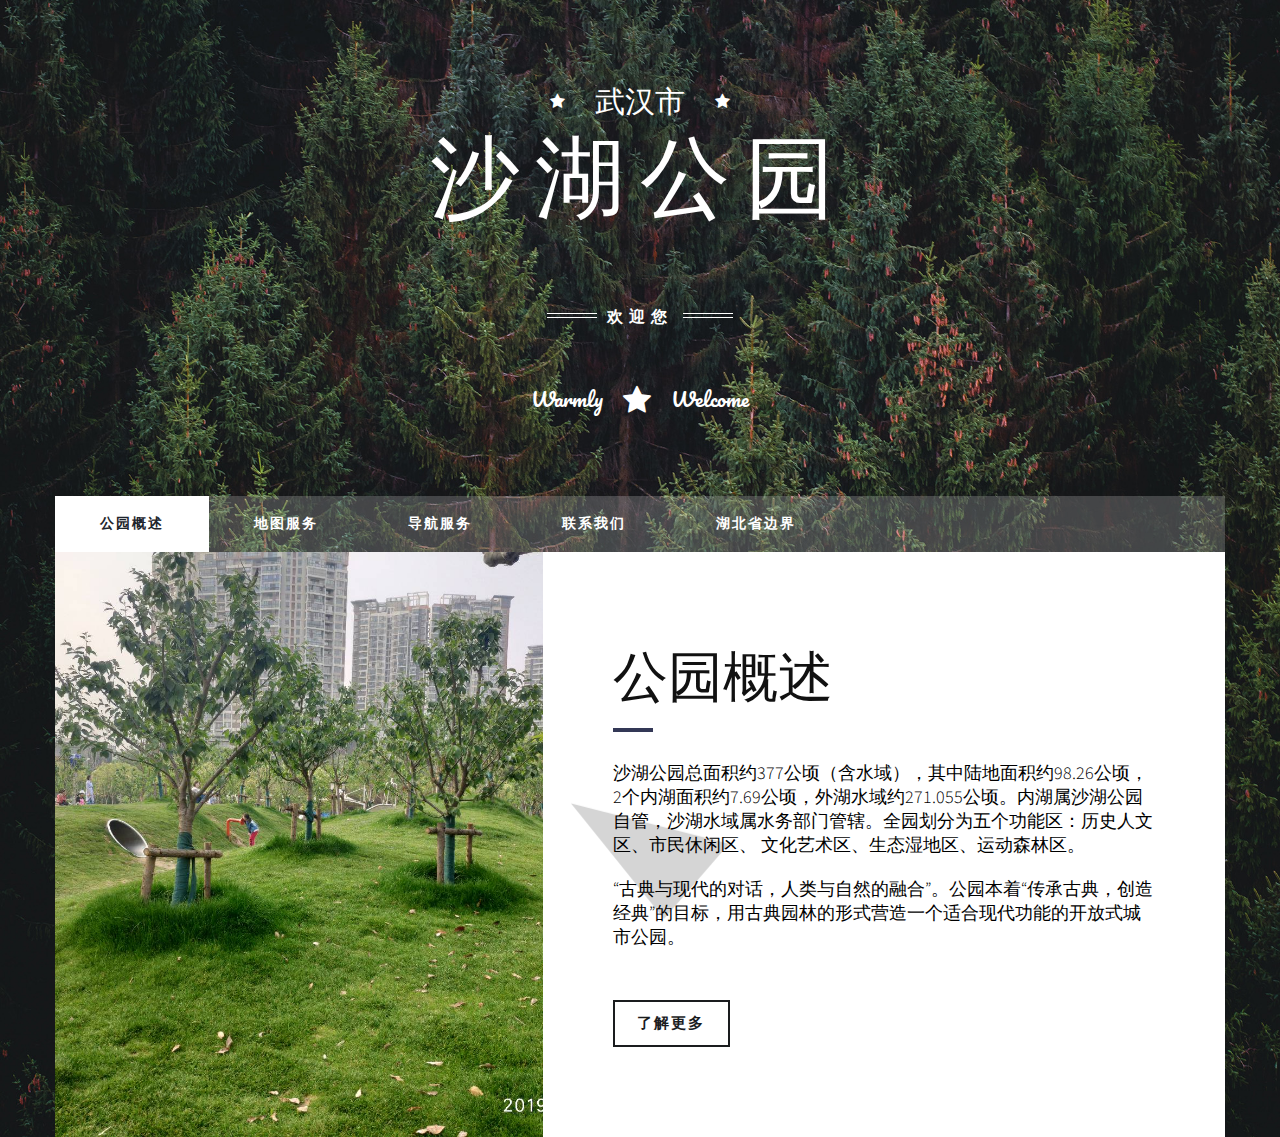
<file: index.html>
<!DOCTYPE html>
<html>
<head>
    <meta charset="utf-8" />
    <meta http-equiv="X-UA-Compatible" content="IE=edge" />
    <meta name="viewport" content="width=device-width, initial-scale=1" />
    <meta name="description" content="Free Bootstrap Themes by Html5xCss3 dot com - Free Responsive Html5 Templates">
    <meta name="author" content="#">
	
    <title>Vintage | Free Bootstrap Themes</title>
	
    <!-- Bootstrap Core CSS -->
    <link href="css/bootstrap.min.css" rel="stylesheet" type="text/css">
	
	<!-- Custom CSS -->
	<link href="css/style.css" rel="stylesheet">
	
	<!-- Custom Fonts -->
    <link href="font-awesome/css/font-awesome.min.css" rel="stylesheet" type="text/css">

	
	<!-- HTML5 Shim and Respond.js IE8 support of HTML5 elements and media queries -->
    <!-- WARNING: Respond.js doesn't work if you view the page via file:// -->
    <!--[if lt IE 9]>
        <script src="js/html5shiv.js"></script>
        <script src="js/respond.min.js"></script>
    <![endif]-->
</head>
<body class="index-page">
	<div class="wrap-body">
		<!-- Intro -->
		<div id="intro">
			<span class="line-1">武汉市</span>
			<span class="line-2">沙湖公园</span>
			<span class="line-3">欢迎您</span>
			<span class="line-4"><a href="#">Warmly</a><a href="#">Welcome</a></span>
		</div>

		<header id="page-header">
			<!--Navigation-->
			<nav id="menu" class="navbar">
				<div class="container">
					<div class="row">
					<div class="navbar-header"><span id="heading" class="visible-xs">Categories</span>
					  <button type="button" class="btn btn-navbar navbar-toggle" data-toggle="collapse" data-target=".navbar-ex1-collapse"><i class="fa fa-bars"></i></button>
					</div>
					<div class="collapse navbar-collapse navbar-ex1-collapse">
						<ul class="nav navbar-nav">
							<li class="active"><a href="index.html">公园概述</a></li>
							<li><a href="arcgismap.html" target="_blank">地图服务</a></li>
							<li><a href="navigation.html" target="_blank">导航服务</a></li>
							<li><a href="contact.html" target="_blank">联系我们</a></li>
							<li><a href="hubeiborder.html" target="_blank">湖北省边界</a></li>
						</ul>
					</div>
					</div>
				</div>
			</nav>
		</header>
       
		<div id="page-content" class="container">
			<div class="row">
				<!-- ////////////Content Box 01 -->
				<section class="box-content box-1 box-style-0">
					<div class="flex-box no-gutter">
						<div class="col-sm-5">
							<div class="box-image">
								<img src="images/1.jpg" alt="" />
							</div>
						</div>
						<div class="col-sm-7">
							<div class="box-text">
								<div class="box-text-inner pd-large-lg pd-small-xs">
									<div class="heading">
										<h2>公园概述</h2>
									</div>
									<p>沙湖公园总面积约377公顷（含水域），其中陆地面积约98.26公顷，2个内湖面积约7.69公顷，外湖水域约271.055公顷。内湖属沙湖公园自管，沙湖水域属水务部门管辖。全园划分为五个功能区：历史人文区、市民休闲区、 文化艺术区、生态湿地区、运动森林区。<p>
									<p>“古典与现代的对话，人类与自然的融合”。公园本着“传承古典，创造经典”的目标，用古典园林的形式营造一个适合现代功能的开放式城市公园。</p>
									<a href="http://www.shahupark.com/index.html" class="btn btn-skin m-top30">了解更多</a>
								</div>
							</div>
						</div>
					</div>
				</section>
</body>
</html>
</file>
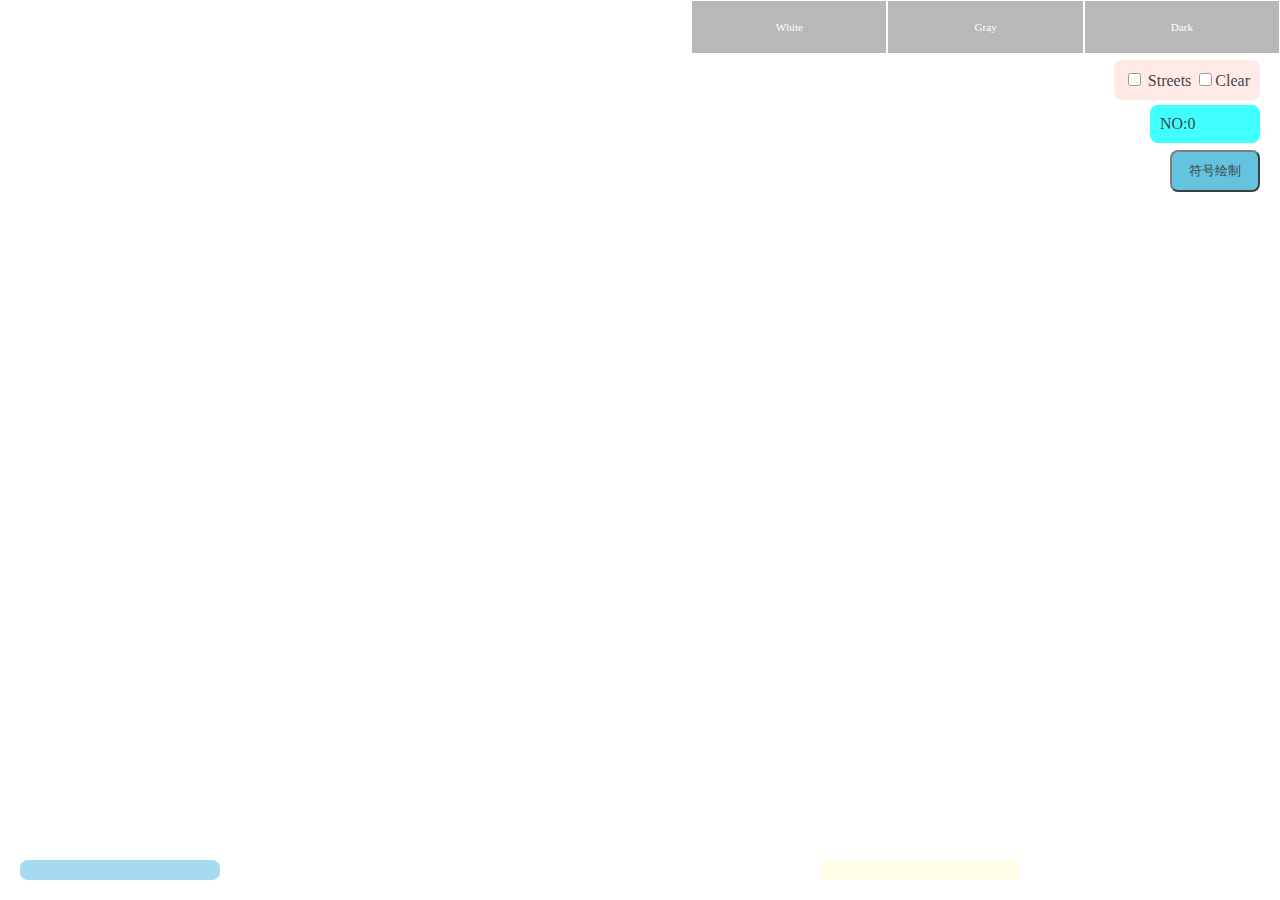
<file: arcgismap.html>
<!DOCTYPE html>
<html>
	<head>
		<meta charset="utf-8">
		<meta name="viewport" content="initial-scale=1,maximum-scale=1,user-scalable=no">
		<style>
			html,
			body {
				height: 100%;
				margin: 0;
				padding: 0;
			}		
			#div {
				width: 50%;
				height: 100%;
				background-color: aqua;
			}			
			#map1 {
				width: 20%;
				height: 70%;
				position: absolute;
				float: left;
				z-index: 50;
			}		
			#map2 {
				width: 100%;
				height: 100%;
				position: relative;
				float: right;
			}		
			#scale {
				width: 180px;
				bottom: 20px;
				left: 820px;
				position: absolute;
				z-index: 80;
				background-color: lightyellow;
				border-radius: 8px;
				padding: 10px;
				opacity: 0.75;
			}
			
			#coordinate {
				width: 180px;
				bottom: 20px;
				left: 20px;
				position: absolute;
				z-index: 80;
				background-color: skyblue;
				border-radius: 8px;
				padding: 10px;
				opacity: 0.75;
			}
			
			#layersnumber {
				width: 90px;
				top: 105px;
				right: 20px;
				position: absolute;
				z-index: 99;
				background-color: #00FFFF;
				border-radius: 8px;
				padding: 10px;
				opacity: 0.75;
			}
			#drawsym {
				text-decoration: none;
				width: 90px;
				top: 150px;
				right: 20px;
				position: absolute;
				z-index: 99;
				background-color: #31B0D5;
				border-radius: 8px;
				padding: 10px;
				opacity: 0.75;
			}
			
			#layerToggle {
				top: 60px;
				right: 20px;
				position: absolute;
				z-index: 50;
				background-color: mistyrose;
				border-radius: 8px;
				padding: 10px;
				opacity: 0.75;
			}
			
			.header {
				position: absolute;
				top: 0;
				width: 46%;
				right: 0px;
				height: 10%;
				z-index: 99;
			}
			
			.btns {
				margin: 0 auto;
				display: flex;
				flex-direction: row;
				justify-content: center;
				align-items: center;
				overflow: auto;
			}
			
			.btn-switch {
				flex-grow: 4;
				background-color: rgba(20, 20, 20, 0.3);
				color: #FFF;
				margin: 1px;
				width: 50%;
				padding: 20px;
				overflow: auto;
				text-align: center;
				cursor: pointer;
				font-size: 0.7em;
			}
			
			.active-map {
				color: #fff;
				background-color: rgba(20, 20, 20, 0.3);
			}
		</style>

		<link rel="stylesheet" href="https://js.arcgis.com/4.11/esri/css/main.css">
		<script src="https://js.arcgis.com/4.11/"></script>
		<script>
			var mtype = 0;
			function clipImage() {
				if(mtype == 1) {
					console.log(event.clientX);
					document.getElementById("map1").style.clip = "rect(0px," + event.clientX + "px,500px,0px)";
				}

			}
			function mapSwitch(v) {
				if(v == 0) {

					mtype = 1;
				} else {
					mtype = 0;
				}
			}
			require([
				"esri/Map",
				"esri/views/MapView",
				"esri/core/watchUtils",
				"esri/layers/ImageryLayer",
				"esri/views/SceneView",
				"esri/layers/TileLayer",
				"dojo/domReady!"
			], function(Map, MapView, watchUtils, ImageryLayer, SceneView, TileLayer, ) {
				var webmapids = [
					"osm",
					"gray",
					"dark-gray"
				];
				var webmaps = webmapids.map(function(webmapid) {
					return new Map({
						basemap: webmapid

					});
				});
				
				
				 
				var map1 = new Map({
					basemap: "hybrid",
					ground: "world-elevation"
				});

				
				
				var transportationLayer = new TileLayer({
					url: "https://server.arcgisonline.com/ArcGIS/rest/services/Reference/World_Transportation/MapServer",
					// This property can be used to uniquely identify the layer
					id: "streets",
					visible: false
				});
				webmaps[0].add(transportationLayer);
				var senceview = new SceneView({
					container: "map2",
					map: webmaps[0]
				});
				var view1 = new SceneView({
					container: "map1",
					map: map1,
					zoom: 3,
					center: { // autocasts as esri/geometry/Point
						x: 105,
						y: 35,
					},

				});

				var view2 = new MapView({
					container: "map2",
					map: webmaps[0],
					zoom: 14,
					center: { // autocasts as esri/geometry/Point
						x: 114.326,
						y: 30.568,
					},
				});

//---------------------------联动效果的实现----------------------
				watchUtils.whenTrue(view1, "stationary", function() {
					if(view1.extent) {

						view2.extent = view1.extent;
						
					}
				});

				watchUtils.whenTrue(view2, "stationary", function() {

					if(view2.extent) {
						view1.extent = view2.extent;
						
					}

				});
				
	//-------------添加比例尺与坐标---------------			
				var zuobiao = document.getElementById("coordinate");
				var scale = document.getElementById("scale");

				view2.on('pointer-move', function(evt) {
					var point = view2.toMap({
						x: evt.x,
						y: evt.y
					});
					zuobiao.textContent = "坐标：" +point.longitude.toFixed(3) + "," + point.latitude.toFixed(3);
					scale.textContent = "比例尺：" + view2.scale.toFixed(3);
				});

				var streetsLayerToggle = document.getElementById("streetsLayer");
				streetsLayerToggle.addEventListener("change", function() {
					transportationLayer.visible = streetsLayerToggle.checked;
					var layernbs = document.getElementById("layersnumber");
					layernbs.textContent = "图层数量:" + view2.map.layers.items.length;
				});
				var removelayer = document.getElementById("remove");
				removelayer.addEventListener("change", function() {
					if(remove.checked == true) {
						if(streetsLayer.checked) {
							view2.map.remove(transportationLayer);

							var layernbs = document.getElementById("layersnumber");
							layernbs.textContent = "图层数量:" + view2.map.layers.items.length;

						} else {
							alert("请先加载图层");
							remove.checked = false;
						}

					} else {
						view2.map.add(transportationLayer);

						var layernbs = document.getElementById("layersnumber");
						layernbs.textContent = "图层数量:" + view2.map.layers.items.length;
					}

				});

				document.querySelector(".btns").addEventListener("click", function(
					event) {
					/************************************************************
					 * On a button click, change the map of the View
					 ************************************************************/
					var id = event.target.getAttribute("data-id");
					if(id) {
						var webmap = webmaps[id];
						view2.map = webmap;
						var nodes = document.querySelectorAll(".btn-switch");
						for(var idx = 0; idx < nodes.length; idx++) {
							var node = nodes[idx];
							var mapIndex = node.getAttribute("data-id");
							if(mapIndex === id) {
								node.classList.add("active-map");
							} else {
								node.classList.remove("active-map");
							}
						}
					}
				});

			});
		</script>
	</head>

	<body>
		<a href="drawsym.html">
		<button id="drawsym">符号绘制</button>
		</a>
		<section class="header">
			<div class="btns">
				<div class="btn-switch active-map" data-id="0">White</div>
				<div class="btn-switch" data-id="1">Gray</div>
				<div class="btn-switch" data-id="2">Dark</div>
			</div>
		</section>
		<div id="layersnumber">NO:0</div>
		<div onmousemove="clipImage()" onclick="mapSwitch(mtype)">
			<div id="map1">
			</div>		
		</div>
		<div id="map2">
                <div id="coordinate"></div>
				<div id="scale"></div>
		</div>
		<span id="layerToggle">
		  <input type="checkbox" id="streetsLayer"/> Streets
		  <input type="checkbox" id="remove"/>Clear
		</span>
	</body>

</html>
</file>
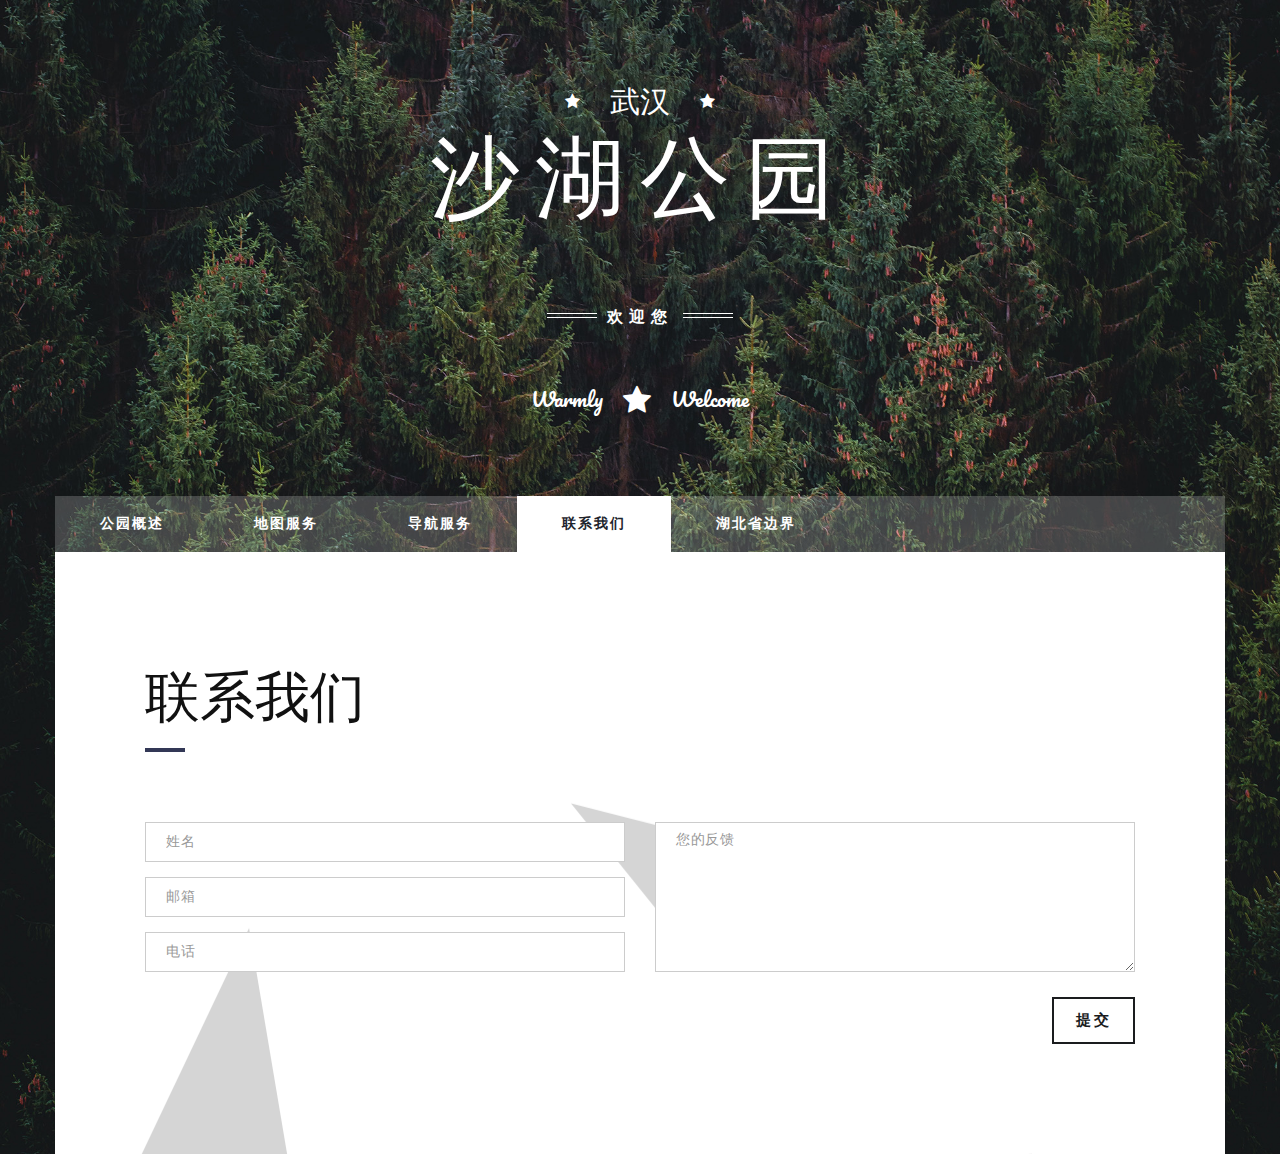
<file: contact.html>
<!DOCTYPE html>
<html lang="en">
<head>
    <meta charset="utf-8" />
    <meta http-equiv="X-UA-Compatible" content="IE=edge" />
    <meta name="viewport" content="width=device-width, initial-scale=1" />
    <meta name="description" content="Free Bootstrap Themes by Html5xCss3 dot com - Free Responsive Html5 Templates">
    <meta name="author" content="#">
	
    <title>联系我们</title>
	
    <!-- Bootstrap Core CSS -->
    <link href="css/bootstrap.min.css" rel="stylesheet" type="text/css">
	
	<!-- Custom CSS -->
	<link href="css/style.css" rel="stylesheet">
	
	<!-- Custom Fonts -->
    <link href="font-awesome/css/font-awesome.min.css" rel="stylesheet" type="text/css">

	<!-- Bootstrap JS -->
	<script src="js/bootstrap.min.js"></script>
	
	<!-- HTML5 Shim and Respond.js IE8 support of HTML5 elements and media queries -->
    <!-- WARNING: Respond.js doesn't work if you view the page via file:// -->
    <!--[if lt IE 9]>
        <script src="js/html5shiv.js"></script>
        <script src="js/respond.min.js"></script>
    <![endif]-->
</head>
<body class="single-page">
	<div class="wrap-body">
		<!-- Intro -->
		<div id="intro">
			<span class="line-1">武汉</span>
			<span class="line-2">沙湖公园</span>
			<span class="line-3">欢迎您</span>
			<span class="line-4"><a href="#">Warmly</a><a href="#">Welcome</a></span>
		</div>

		<header id="page-header">
			
			<nav id="menu" class="navbar">
				<div class="container">
					<div class="row">
					<div class="navbar-header"><span id="heading" class="visible-xs">Categories</span>
					  <button type="button" class="btn btn-navbar navbar-toggle" data-toggle="collapse" data-target=".navbar-ex1-collapse"><i class="fa fa-bars"></i></button>
					</div>
					<div class="collapse navbar-collapse navbar-ex1-collapse">
						<ul class="nav navbar-nav">
							<li><a href="index.html">公园概述</a></li>
							<li><a href="arcgismap.html" target="_blank">地图服务</a></li>
							<li><a href="navigation.html" target="_blank">导航服务</a></li>
							<li  class="active"><a href="contact.html" target="_blank">联系我们</a></li>
							<li><a href="hubeiborder.html" target="_blank">湖北省边界</a></li>
						</ul>
					</div>
					</div>
				</div>
			</nav>
		</header>
		
		<!-- /////////////////////////////////////////Content -->
		<div id="page-content" class="container">
			<div class="row">
				<!-----------------Content-------------------->
				<section class="box-content box-2 box-style-0">
					<div class="flex-box no-gutter">
						<div class="col-sm-12">
							<div class="box-text">
								<div class="box-text-inner pd-exlarge-lg pd-small-xs">
									<div class="heading">
										<h2>联系我们</h2>
									</div>
									<form class="clearfix" role="form" id="contactForm" method="post" action="contact.php">
										<div class="row">
											<div class="col-md-6">
												<div class="form-group">
													<input type="text" class="form-control" name="name" id="name" placeholder="姓名" required="required" />
												</div>
												<div class="form-group">
													<input type="email" class="form-control" name="email" id="email" placeholder="邮箱" required="required" />
												</div>
												<div class="form-group">
													<input type="number" class="form-control" name="phone" id="phone" placeholder="电话" required="required" />
												</div>
											</div>
											<div class="col-md-6">
												<div class="form-group">
													<textarea name="message" id="message" class="form-control" rows="4" cols="25" required="required"
													placeholder="您的反馈"></textarea>
												</div>	
											</div>
										</div>
										<button type="submit" id="form-submit" class="btn btn-skin pull-right">提交</button>
									</form>
								</div>
							</div>
						</div>
					</div>
				</section>
			</div>
		</div>
		
</body>
</html>
</file>
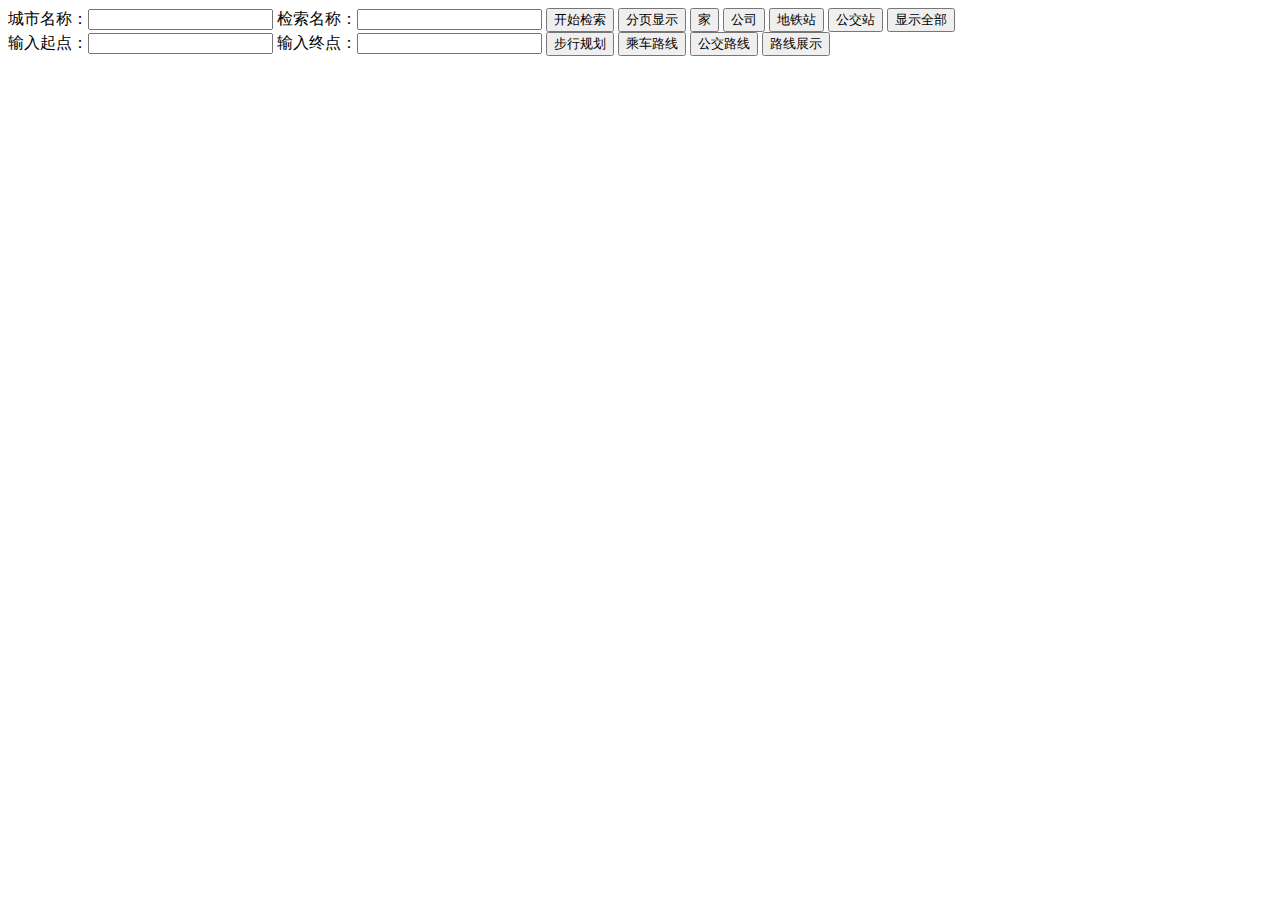
<file: navigation.html>
<!DOCTYPE html>
<html>
	<head>
		<title>路径导航</title>
		<meta charset="utf-8" />
		<link rel="stylesheet" href="css/BaiduMapAPI.css"/>
		<script type="text/javascript" src="http://api.map.baidu.com/api?v=2.0&ak=rOxbUP17yLUG6QTxGxebFGeVn8jvRLG7"></script>
		<script type="text/javascript" src="js/BaidudituAPI.js" ></script>
		<!--加载鼠标绘制工具-->
		<script type="text/javascript" src="http://api.map.baidu.com/library/DrawingManager/1.4/src/DrawingManager_min.js"></script>
		<link rel="stylesheet" href="http://api.map.baidu.com/library/DrawingManager/1.4/src/DrawingManager_min.css" />	
		<script type="application/x-javascript"> addEventListener("load", function() { setTimeout(hideURLbar, 0); }, false); function hideURLbar(){ window.scrollTo(0,1); } </script>
	</head>
<body onload="init()"> 
	</div>
			<article id="search">
				城市名称：<input type="text" id="cityName" value=""/>
				检索名称：<input type="text" id="text_search" value=""/>
				<input type="button" id="btn_search" value="开始检索" onclick="localsearch()" cls/>
				<input type="button" id="btn_search" value="分页显示" onclick="searchpage()" />
				<input type="button" id="btn_Bayi" value="家" onclick="addBayi()"/> 
				<input type="button" id="btn_Guangdong" value="公司" onclick="addGuangdong()"/> 
				<input type="button" id="btn_Shanghai" value="地铁站" onclick="addShanghai()"/> 
				<input type="button" id="btn_Beijing" value="公交站" onclick="addBeijing()"/> 
				<input type="button" id="btn_fullscreen" value="显示全部" onclick="fullscreen()"/> 	
		<br />
				输入起点：<input type="text" id="tex_a" value="" /><div id="searchResultPanel" style="border:1px solid #C0C0C0;width:150px;height:auto; display:none;"></div>
				输入终点：<input type="text" id="tex_b" value="" /><div id="searchResultPanel" style="border:1px solid #C0C0C0;width:150px;height:auto; display:none;"></div>
				<input type="button" id="btn_WalkouteQuery" value="步行规划" onclick="WalkRouteQuery()" />
				<input type="button" id="btn_WalkouteQuery" value="乘车路线" onclick="DrivingQuery()" />	
				<input type="button" id="btn_WalkouteQuery" value="公交路线" onclick="BusQuery()" />
				<a href="MapBox.html"><button>路线展示</button></a>
			</article>
			<article id="baidumap">
				<p>
					
				</p>
			</article>
			<article id="r-result">

			</article>
		<!--底部-->	
					
						<div class="clearfix"> </div>
					</div>
				</div>
				</div>
		</div>
	</body>
</html>
</file>
<file: css/style.css>
/* ==== Google font ==== */
@charset "UTF-8";
@import url(http://fonts.googleapis.com/css?family=PT+Sans:700|Pacifico|Changa+One);
@import url('https://fonts.googleapis.com/css?family=Source+Sans+Pro:300,400,600,700,900');
@import url('https://fonts.googleapis.com/css?family=Playfair+Display:400,700,900');
@import url('https://fonts.googleapis.com/css?family=Montserrat:400,700,900');
/* ---------------------------------------------------------------------------- */
/* ------------------------------------Html-Body------------------------------- */
/* ---------------------------------------------------------------------------- */
body {font-family: 'Source Sans Pro', sans-serif;font-weight: 400;color: #666;background-color: #fff;font-size: 15px;line-height: 24px;hyphens: auto;overflow-wrap: break-word;}
html, body {width:100%; padding:0; margin:0;}

/* ---------------------------------------------------------------------------- */
/* ---------------------------------------------------------------------------- */
/* ---------------------------------------------------------------------------- */
html { -webkit-text-size-adjust: none;}
.video embed,.video object,.video iframe { width: 100%;  height: auto;}
img{max-width:100%;	height: auto;width: auto\9; /* ie8 */}

h1 {font-size: 38px;}
h2 {font-size: 36px;}
h3 {font-size: 32px;}
h4 {font-size: 28px;}
h5 {font-size: 24px;}
h6 {font-size: 20px;}

h1,h2,h3,h4,h5,h6 {font-weight: 700;color: #111;line-height: 1.1;font-family: 'Montserrat', sans-serif;}

p {margin: 0 0 20px;}

a {color: #333;-webkit-transition: all .2s ease-in-out;-moz-transition: all .2s ease-in-out;transition: all .2s ease-in-out;}
a:hover,
a:focus {text-decoration: none;color:#EC495E;}

button {border: none;outline: 0;}
ul li{list-style: none;}
input:not([type]), input[type="color"], input[type="email"], input[type="number"], input[type="password"], input[type="tel"], input[type="url"], input[type="text"], input[type="search"], textarea, .form-control, select {
    height: 40px;
    padding-left: 20px;
    border: 1px solid #ccc;
    border-radius: 0;
    box-shadow: none;
    line-height: 22px;
    letter-spacing: .5px;
    -webkit-transition: border-color 0.5s;
    transition: border-color 0.5s;
}
.form-control:focus, .form-control:hover {
    outline: none;
    box-shadow: none;
    border-color: #666;
}
/* --Line-- */
hr.line { margin: 15px auto; padding: 0; max-width: 90px;border: 0; border-top: solid 5px #ddd;text-align: center;}

/* --Progress-- */
.progress{background-color: rgba(0, 0, 0, .3); height: 15px;box-shadow: none;}
.progress-bar{box-shadow: none;line-height: 15px;}
.progress-bar-light{background-color: #f2f2f2; color: #262626;}
.progress-bar-yellow {background-color: #333856;}
.progress-bar-dark {background-color: #262626;}

/* --no-gutter-- */
.no-gutter::after, .no-gutter::before {content: " ";display: table;}
.no-gutter::after {clear: both;}
.no-gutter{margin: 0 !important;}
.no-gutter > [class*=col-] {
	padding-right: 0;
	padding-left: 0;
}
.copyrights{
	text-indent:-9999px;
	height:0;
	line-height:0;
	font-size:0;
	overflow:hidden;
}
/* --Socials-nav-- */
.social-link{text-align: center;}
.social-link li{}
.social-link li a{height: 37px; width: 37px;border-radius: 50%;display:block;color: #333;font-size: 19px;padding-top: 6px;border: 1px solid #333;background: #fff;}
.social-link li a:hover{background: transparent;color: #fff;border: 1px solid #fff;}

/* --Page-- */
body.index-page {}
body.single-page {}
body.single-page .portfolio-box {max-width: 100%;margin: 20px 0;}

body .wrap-body {
	background-image: url(../images/bg.jpg);
	background-position: center center;
	 background-repeat: no-repeat;
    background-attachment: fixed;
    background-size: cover;
	overflow: hidden;
    position: relative;
	height: 100%;
}

/* ---------------------------------------------------------------------------- */
/* ------------------------------------Header---------------------------------- */
/* ---------------------------------------------------------------------------- */
#intro {font-family: "Pacifico", cursive;font-weight: 400;position: relative;margin: 80px auto;width: 600px;font-size: 30px;text-align: center;color: #fff;}
#intro span {display: block;line-height: 1.3}

.line-1 {position: relative;}
.line-1:before, .line-1:after {content: "";font-family: FontAwesome;position: relative;font-style: normal;font-weight: normal;text-decoration: inherit;font-size: 16px;margin: 0 30px;top: -5px;}
.line-2 {font-family: "Changa One", sans-serif;font-weight: 400;text-transform: uppercase;font-size: 90px;letter-spacing: 15px;margin: 0 0;}
.line-3 {font-family: "PT Sans", sans-serif;font-weight: 700;font-size: 16px;text-transform: uppercase;margin: 70px 0 0;position: relative;letter-spacing: 6px;}
.line-3:before, .line-3:after {content: " ";position: absolute;width: 50px;height: 5px;border-top: 1px solid #fff;border-bottom: 1px solid #fff;}
.line-3:before {margin: 7px 0 0 -60px;}
.line-3:after {margin: 7px 0 0 10px;}
.line-4 {position: relative;text-align: center;margin: 50px auto;display: block;font-size: 20px;}
.line-4 a {text-decoration: none;display: inline-block;text-align: left;color: #fff;}
.line-4 a:nth-child(1) {text-align: right;}
.line-4 a:nth-child(1):after {content: "";font-family: FontAwesome;font-style: normal;font-weight: normal;text-decoration: inherit;position: relative;font-size: 30px;text-align: center;width: 90%;top: 4px;margin: 0;padding: 0 20px;}

@media(max-width:992px){
	#intro{width: 500px;}
	.line-1{font-size: 25px;}
	.line-2{font-size: 80px;letter-spacing: 12px;}
	.line-3{font-size: 14px;margin: 60px 0 0;letter-spacing: 4px;}
	.line-3:before, .line-3:after {width: 40px;}
	.line-3:before {margin: 5px 0 0 -50px;}
	.line-3:after {margin: 5px 0 0 10px;}
	.line-4{font-size: 18px;margin: 40px auto;}
}

@media(max-width:767px){
	#intro{width: 350px;}
	.line-1{font-size: 20px;}
	.line-2{font-size: 70px;letter-spacing: 10px;}
	.line-3{font-size: 13px;margin: 50px 0 0;letter-spacing: 3px;}
	.line-3:before, .line-3:after {width: 30px;}
	.line-3:before {margin: 4px 0 0 -40px;}
	.line-3:after {margin: 4px 0 0 10px;}
	.line-4{font-size: 16px;margin: 30px auto;}
}

@media(max-width:500px){
	#intro{width: 250px;}
	.line-1{font-size: 17px;}
	.line-2{font-size: 50px;letter-spacing: 8px;}
	.line-3{font-size: 12px;margin: 40px 0 0;letter-spacing: 3px;}
	.line-3:before, .line-3:after {width: 20px;}
	.line-3:before {margin: 4px 0 0 -30px;}
	.line-3:after {margin: 4px 0 0 10px;}
	.line-4{font-size: 15px;margin: 20px auto;}
	.line-4 a:nth-child(1):after {font-size: 25px;}
}

header.page-header{}

/* ---------------------------------------------------------------------------- */
/* -------------------------------------Content-------------------------------- */
/* ---------------------------------------------------------------------------- */
#page-content{background: #fff;}

/* ---HomePage--- */
.box-content {}

.box-content.box-style-0{background-image: url(../images/patftern-white2.png); background-color: #fff;}
.box-content.box-style-1{background: url(../images/pattern-white.png) center center;background-size: cover; background-color: #fff;}
.box-content.box-style-2{background-image: url(../images/home-6.png);background-position: 80% top;background-repeat: no-repeat;background-color: #F8F9F1;}
.box-content.box-style-3{background: url(../images/ep_naturalblack.png) fixed center center;color:#fff;}

/* ---Heading--- */
.heading{margin-bottom: 60px;position:relative;display:block; width: 100%;}
.heading h2{font-weight: 400;font-size: 55px;letter-spacing: 0px;line-height: 50px;text-transform: uppercase;}
.heading:after{position: absolute; content: "";width: 40px;height: 4px;background: #333856;left: 0;right: auto;bottom: -30px;}
.box-text.dark-style .heading:after{background: #fff;}
.box-text .t-right .heading:after{right: 0; left: auto;}
@media(max-width:767px){
	.heading{margin-bottom: 40px;}
	.heading h2{font-size: 48px;line-height: 45px;margin-top: 0;}
	.heading:after{left: calc(50% - 20px);bottom: -20px;}
	.box-text .t-right .heading:after{right: calc(50% - 20px); bottom: -20px;}
}

@media(max-width:500px){
	.heading h2{font-size: 43px;line-height: 40px;margin-top: 0;}
}

/* ---------------------------------------------------------------------------- */
/* ------------------------------------Menu------------------------------------ */
/* ---------------------------------------------------------------------------- */
#menu {border-radius: 0;text-transform: uppercase;border: none;}

#menu a.navbar-brand:hover{color: #fff;}
#menu .navbar-brand{margin: 0;height: auto;text-transform: uppercase;padding: 0px 18px;}
#menu .logo {}
#menu .dropdown-menu {background-color: #2B2D3F;border:none;border-radius: 0;}

#menu .navbar-collapse{padding: 0;background: rgba(255, 255, 255, 0.2)}
#menu ul.nav .dropdown-menu li a{color: #fff;}
#menu ul.nav .dropdown-menu li a:hover{color: #ec495e;}
#menu .dropdown-inner {display: table;}
#menu .dropdown-inner ul {display: table-cell;}
#menu .dropdown-inner a {min-width: 160px;display: block;padding: 3px 20px;clear: both;line-height: 20px;color: #000;margin: 0 5px;}
#menu li.dropdown:hover>a, #menu li.dropdown:focus>a, #menu li.dropdown:active>a{color: #ec495e;background: none;}
.navbar{margin: 0;}
#menu ul.nav li{}
#menu ul.nav li a{padding: 18px 45px;color: #fff;letter-spacing: 2px;font-size: 14px;background-color: transparent;font-weight: 700;}
#menu ul.nav li.active a{background: #fff;color: #1e252d;}
#menu ul.nav li.dropdown a{}
#menu .nav > li > a:hover, #menu .nav > li > a:focus{color:#fff;background-color: rgba(255, 255, 255, 0.2);}

#menu .btn-navbar {font-size: 20px;color: #FFF;padding: 4px 12px;float: right;border: 2px solid #fff;}


@media(max-width:767px) {
	#menu{background: #1D2027;padding: 10px 0;}
	#menu .navbar-brand {display: block;color: #fff;margin-top: 10px;}
	#menu div.dropdown-inner > ul.list-unstyled {display: block;}
	#menu .dropdown-inner a {width: 100%;color: #fff;}
	#menu div.dropdown-menu {margin-left: 0 !important;	padding-bottom: 10px;background-color: rgba(0, 0, 0, 0.1);}
	
	#heading{display: inline-block !important;color: #fff;font-weight: bold;font-size: 22px;margin: 10px 0 8px 15px;}
}

/* ---------------------------------------------------------------------------- */
/* -------------------------------------Box 1---------------------------------- */
/* ---------------------------------------------------------------------------- */
.box-content.box-1 {}

/* ---------------------------------------------------------------------------- */
/* -------------------------------------Box 2---------------------------------- */
/* ---------------------------------------------------------------------------- */
.box-content.box-2 {}

/* ---------------------------------------------------------------------------- */
/* -------------------------------------Box 3---------------------------------- */
/* ---------------------------------------------------------------------------- */
.box-content.box-3 {}




/* ---Article--- */
article.single-post{padding-bottom: 0;}

article{background: #ffffff; color: #3F3F3F; margin: 50px 0;border-bottom: 1px solid #e1e1e1;padding-bottom: 50px;}
article:last-child{border-bottom: none;}
article:after, article:before{clear: both; content: '\0020'; display: block; visibility: hidden; width: 0; height: 0;}
article .post-thumbnail-wrap {text-align: center;width: 100%;margin-bottom: 10px;}
article .post-thumbnail-wrap img {}
article h2.entry-title{font-size: 35px;margin: 20px 0 10px;font-weight: 300;}
article h2.entry-title a{color: #131313;}
article h2.entry-title a:hover{color: #555}

article .entry-header{margin-bottom: 30px;}
article.single-post .entry-header{margin-bottom: 60px;}
article.single-post .entry-header h1.entry-title{font-size: 40px;line-height: 30px;letter-spacing: 2px;font-weight: 600;margin: 0;text-transform: uppercase;margin-bottom: 40px;line-height: 1.1}
article.single-post .entry-header h1.entry-title a {color: #575756;margin: 0;}
article .entry-title-blog a:hover {color: #628d7c;}

article .entry-header .entry-meta{color: #777;font-size: 13px;}
article .entry-header .entry-meta a {color: #777;}
article .entry-header .entry-meta a:hover {color: #EC495E;}

article .entry-content{margin-top: 30px;}
article.single-post .entry-content{ padding: 20px 100px;}

article .entry-content p{color: #686868;}
article .entry-content blockquote {border-left: 3px solid #1c7791;margin: 0 50px;font-style: italic;color: #666;padding-left: 20px;}
article .entry-content ol {text-align: justify;margin: 10px 50px;list-style-type: circle;}

.comments-are {padding:30px 20px; position: relative;}
.comments-are{border-top: 1px solid #e1e1e1;margin: 50px 0 ;}
.comments-are textarea {height:170px;}

@media(max-width:767px){
	article.single-post .entry-content{ padding: 20px 80px;}
}

@media(max-width:500px){
	article.single-post .entry-content{ padding: 10px 30px;font-size: 14px;}
	article .entry-content p{}
	article .entry-content blockquote {margin: 0;padding-left: 10px;}
	article .entry-content ol {margin: 10px 0;}
}

/* ---------------------------------------------------------------------------- */
/* ------------------------------------Footer---------------------------------- */
/* ---------------------------------------------------------------------------- */
footer{color: #fff;}
footer ul {padding: 0;margin-top: 10px;}
footer a {color: #fff;}
footer a:hover {color: #ddd;}

footer .wrap-footer{background: #fff;}
footer .wrap-footer p{color: #fff !important; font-size: 16px !important;}

footer .bottom-footer{padding: 40px 0 60px;font-weight: bold;}
footer .quicklinks{}
footer .quicklinks li{position: relative;padding-right: 20px;margin-right: 7px;}
footer .quicklinks li:last-child{padding-right: 0;margin-right: 0;}
footer .quicklinks li:last-child:after{display: none;}
footer .quicklinks li:after{position: absolute;bottom: 10px;right: 0;content: ""; height: 5px; width: 5px; background-color: #333856;}

footer .contact-info{position:relative}

footer .contact-info .show-info-link{display:inline-block;position:absolute;top:-50px;left:0;right:0;margin:0 auto;padding-left:25px;padding-right:25px;width:200px;height:50px;text-align:center;color:#111;background:#fff;opacity:0;visibility:hidden;-webkit-transition:opacity 0.5s, visibility 0.6s, top 0.5s;transition:opacity 0.5s, visibility 0.6s, top 0.5s;z-index:999}
footer .contact-info .show-info-link:hover{background:#ececec}
footer .contact-info .show-info-link:focus{text-decoration:none !important;border-bottom:none}

footer .contact-info .show-info-link i{display:inline-block;padding-top:18px;padding-right:15px;}

footer .contact-info .info-open{top:0;opacity:1;visibility:visible}
footer .contact-info .contact-info-wrapper{position:absolute;margin-bottom:0;padding:100px 60px 0 90px;top:0;left:0;width:100%;height:100%;background:rgba(15, 15, 15, 0.90);-webkit-transition:opacity 0.5s, visibility 0.6s;transition:opacity 0.5s, visibility 0.6s}
footer .contact-info .contact-info-wrapper ul{list-style:none;padding:0;margin:0;width:50%;float:left}
footer .contact-info .contact-info-wrapper ul li{display:block;margin-bottom:30px;padding:7px 0 7px 20px;border-left:1px solid #666}
footer .contact-info .contact-info-wrapper ul li .adr-heading{display:block;color:#ececec;font-size: 16px;}
footer .contact-info .contact-info-wrapper ul li .adr-info{font-size: 15px;letter-spacing:1.5px;text-transform:uppercase;color:#888}
footer .contact-info .contact-info-wrapper .show-map{display:block;position:absolute;bottom:100px;color:#ececec}
footer .contact-info .contact-info-wrapper .show-map i{display:inline-block;padding-top:18px;padding-right:15px; font-size: 22px;}
footer .contact-info .contact-info-wrapper .show-map:hover{color:#999}
footer .contact-info .contact-info-wrapper .show-map:focus{text-decoration:none}
footer .map-open{opacity:0;visibility:hidden}
/* .footer-contact .contact-form{padding:70px;} */
footer .contact-form .heading{}
footer .contact-form .form-group label {font-size: 13px;text-transform: uppercase;font-weight: 700;letter-spacing: 2px;color: #111;}

@media(max-width:767px){
	footer .contact-info .contact-info-wrapper ul {display: block;width: 100%;}
}

@media(max-width:500px){
	footer .contact-info .contact-info-wrapper {padding: 70px 30px 0 60px;}
	footer .contact-info .contact-info-wrapper .show-map{bottom: 70px;}
}

/* ---------------------------------------------------------------------------- */
/* ------------------------------Contact Form---------------------------------- */
/* ---------------------------------------------------------------------------- */
#contactForm{margin-top: 100px}
#contactForm textarea{height: 150px;}

/* ---------------------------------------------------------------------------- */
/* ------------------------------Portfolio Box--------------------------------- */
/* ---------------------------------------------------------------------------- */	
.portfolio-box {display: block;position: relative;margin: auto;overflow: hidden;max-width: 500px}

/****** Zoom Effect ******/
.portfolio-box.zoom-effect .portfolio-box-caption{background: rgba(0, 0, 0,.45);}
.portfolio-box.zoom-effect img{-webkit-transition: 0.5s ease;transition: 0.5s ease;}
.portfolio-box:hover.zoom-effect img{-webkit-transform:scale(1.1); /* Safari and Chrome */-moz-transform:scale(1.1); /* Firefox */-ms-transform:scale(1.1); /* IE 9 */-o-transform:scale(1.1); /* Opera */transform:scale(1.1);}

.portfolio-box .portfolio-box-caption {display: block;position: absolute;bottom: 0;width: 100%;height: 100%;text-align: center;color: #fff;-webkit-transition: all .35s;-moz-transition: all .35s;transition: all .35s;}
.portfolio-box .portfolio-box-caption .portfolio-box-caption-content {position: absolute;top: 50%;width: 100%;text-align: center;transform: translateY(-50%);}

.portfolio-box .portfolio-box-caption .portfolio-box-caption-content .project-social,
.portfolio-box .portfolio-box-caption .portfolio-box-caption-content .project-category,
.portfolio-box .portfolio-box-caption .portfolio-box-caption-content .project-name {padding: 0 15px;text-transform: uppercase;font-weight: 600;letter-spacing: 2px;}
.portfolio-box .portfolio-box-caption .portfolio-box-caption-content .project-category {font-size: 13px;color: #333856;margin-bottom: 10px;}
.portfolio-box .portfolio-box-caption .portfolio-box-caption-content .project-name {font-size: 16px;margin-bottom: 3px;}
.portfolio-box .portfolio-box-caption .portfolio-box-caption-content .project-social{transition: all 1s ease;opacity: 0; height: 0;overflow: hidden;}
.portfolio-box .portfolio-box-caption .portfolio-box-caption-content .project-social i.fa{font-size: 25px;}
.portfolio-box .portfolio-box-caption .portfolio-box-caption-content .project-social ul li{margin: 20px 5px 0;}
.portfolio-box .portfolio-box-caption .portfolio-box-caption-content .project-social ul li a{display: block;width: 48px;height: 48px;color: #333856;background: #fff;transition-duration: 0.3s;padding-top: 12px;border-radius: 50%;text-shadow: none;}
.portfolio-box .portfolio-box-caption .portfolio-box-caption-content .project-social ul li a:hover{color: #fff;background-color: #333856;}

.portfolio-box:hover .portfolio-box-caption {opacity: 1;background: none;}
.portfolio-box:hover .portfolio-box-caption .portfolio-box-caption-content .project-social{opacity: 1;height: auto;}
.portfolio-box:hover .portfolio-box-caption .portfolio-box-caption-content .project-category,
.portfolio-box:hover .portfolio-box-caption .portfolio-box-caption-content .project-name{display: none;}

@media(min-width:768px) {
    .portfolio-box .portfolio-box-caption .portfolio-box-caption-content .project-category {font-size: 15px;}
    .portfolio-box .portfolio-box-caption .portfolio-box-caption-content .project-name {font-size: 19px;}
}

/* ---------------------------------------------------------------------------- */
/* ------------------------------------Button---------------------------------- */
/* ---------------------------------------------------------------------------- */
.btn {border-radius: 0;outline: none;text-decoration: none;text-transform: uppercase;font-weight: bold;box-shadow: none;border: none;}
.btn:focus,
.btn.active, 
.btn:active {background-image: none;box-shadow: none;outline: 0 none;}

.btn-skin {padding: 11px 22px;color: #1a1c1e;border: 2px solid #1a1c1e;font-size: 15px; letter-spacing: 2.3px;font-weight: 700;background: #fff;margin: 10px 0;}
.btn-skin i.fa{padding-left: 5px;}
.btn-skin:hover, .btn-skin:focus {color: #fff;background-color: #1a1c1e;}

@media (max-width: 500px){
	.btn-skin {padding: 8px 20px;font-size: 14px; letter-spacing: 1.8px;font-weight: 600}
}

/* ---------------------------------------------------------------------------- */
/* -----------------------------------Success---------------------------------- */
/* ---------------------------------------------------------------------------- */
.success{height: 500px;width: 100%;text-transform: uppercase;}
.success-insite {position: relative;top: 50%;left: 50%;transform: translate(-50%, -50%);}
.success span.fail{font-size: 50px; color: red;display: block;line-height: 55px;}
.success span.success{font-size: 50px; color: blue;display: block;line-height: 55px;}
.success .btn-skin{margin-top: 50px}

/* ---------------------------------------------------------------------------- */
/* ----------------------------------Margin------------------------------------ */
/* ---------------------------------------------------------------------------- */
.m-top10 { margin-top: 10px;}
.m-top15 { margin-top: 15px;}
.m-top20 { margin-top: 20px;}
.m-top30 { margin-top: 30px;}
.m-top50 { margin-top: 50px;}
.m-top80 { margin-top: 100px;}
.m-top100 { margin-top: 80px;}
.m-top120 { margin-top: 120px;}

.m-bot10 { margin-bottom: 10px;}
.m-bot15 { margin-bottom: 15px;}
.m-bot20 { margin-bottom: 20px;}
.m-bot30 { margin-bottom: 30px;}
.m-bot50 { margin-bottom: 50px;}
.m-bot80 { margin-bottom: 80px;}
.m-bot120 { margin-bottom: 120px;}

.pd-exlarge-xs{padding: 100px 90px;}
.pd-large-xs{padding: 80px 70px;}
.pd-medium-xs{padding: 60px 50px;}
.pd-small-xs{padding: 40px 30px;}

@media only screen and (min-width: 768px) {
    .pd-exlarge-sm{padding: 100px 90px;}
	.pd-large-sm{padding: 80px 70px;}
	.pd-medium-sm{padding: 60px 50px;}
	.pd-small-sm{padding: 40px 30px;}
}
@media only screen and (min-width: 992px) {
    .pd-exlarge-md{padding: 100px 90px;}
	.pd-large-md{padding: 80px 70px;}
	.pd-medium-md{padding: 60px 50px;}
	.pd-small-md{padding: 40px 30px;}
}
@media only screen and (min-width: 1200px) {
    .pd-exlarge-lg{padding: 100px 90px;}
	.pd-large-lg{padding: 80px 70px;}
	.pd-medium-lg{padding: 60px 50px;}
	.pd-small-lg{padding: 40px 30px;}
}

/* ---------------------------------------------------------------------------- */
/* --------------------------------Triangle------------------------------------ */
/* ---------------------------------------------------------------------------- */
.triangle-left,
.triangle-right{position: relative;}

.triangle-left::before {border-bottom: 30px solid transparent;border-right: 30px solid #fff;border-top: 30px solid transparent;content: " ";height: 0;width: 0;left: -30px;position: absolute;top: calc(50% - 30px);}
.triangle-right::before {border-bottom: 30px solid transparent;border-left: 30px solid #fff;border-top: 30px solid transparent;content: " ";height: 0;width: 0;position: absolute;right: -30px;top: calc(50% - 30px);}
@media (max-width: 767px){
	.triangle-left::before {left: calc(50% - 30px);top: -45px;transform: rotate(90deg);}
	.triangle-right::before {right: calc(50% - 30px);position: absolute;top: -45px;transform: rotate(-90deg);}
}

/* ---------------------------------------------------------------------------- */
/* --------------------------------Flex-Box------------------------------------ */
/* ---------------------------------------------------------------------------- */
.flex-box .box-text, 
.flex-box .box-image {background-repeat: no-repeat;background-position: center center;background-size: cover;display: block;width: 100%;height: 100%;}

/* Box Text */
.flex-box .box-text {-moz-justify-content: center;-webkit-justify-content: center;-ms-justify-content: center;justify-content: center;-moz-align-items: center;-webkit-align-items: center;-ms-align-items: center;align-items: center;/* display: flex; */}
.flex-box .box-text .box-text-inner{margin: 0 auto;max-width: 100%;}
.flex-box .box-text .box-text-inner p{font-size: 18px;font-weight: 300;color: #000;}
.flex-box .box-text .title {}
.flex-box .box-text .title h3{font-weight: 700;color: #000;text-transform: uppercase;font-family: 'Playfair Display', serif;letter-spacing: 3px;}
.flex-box .box-text .title span{font-size: 24px; font-weight:800;color: #000;text-transform: uppercase;margin: 40px 0 20px;display: block;}

.flex-box .box-text.light-style{background: #fff;}
.flex-box .box-text.light-style .title h3{}
.flex-box .box-text.dark-style{background: #262626; color: #bbb;}
.flex-box .box-text.dark-style p{color: #ddd;}
.flex-box .box-text.dark-style .title h3{color: #333856;}
.flex-box .box-text.dark-style .heading h2{color: #fff;}
.flex-box .box-text.dark-style .social-link li a{color: #f2f2f2;border: 1px solid #f2f2f2;}
.flex-box .box-text.dark-style .social-link li a:hover{color: #000;border: 1px solid #333856;}

/* Box Image */
.flex-box .box-image {width: 100%;height: 100%;display: inline-block;position: relative;}
.flex-box .box-image img {position: absolute;display: block;border-radius: 0;}
/* For browsers that support 'object-fit' */
@supports ( object-fit: cover ) {
	.flex-box .box-image img {
		-moz-object-fit: cover;
		-webkit-object-fit: cover;
		-ms-object-fit: cover;
		-o-object-fit: cover;
		object-fit: cover;
		-moz-object-position: center;
		-webkit-object-position: center;
		-ms-object-position: center;
		object-position: center;
		-ms-transform: none;
		-moz-transform: none;
		-webkit-transform: none;
		transform: none;
		top: 0;
		left: 0;
		width: 100%;
		height: 100%;
	}
}
@media(min-width:768px){
	.flex-box {-moz-align-items: stretch;-webkit-align-items: stretch;-ms-align-items: stretch;align-items: stretch;display: -moz-flex;display: -webkit-flex;display: -ms-flex;display: flex;-moz-flex-direction: row;-webkit-flex-direction: row;-ms-flex-direction: row;flex-direction: row;position: relative;overflow: hidden;}
	.flex-box .f-right{order: 2;}
	.box-text .t-right{text-align: right;}
}
@media(max-width:767px){
	.flex-box .box-text{text-align: center;}
	.flex-box .box-image {height: 400px;width: 100%;}
}
@media(max-width:500px){
	.flex-box .box-text .box-text-inner p{font-size: 15px;}
}
</file>
<file: css/BaiduMapAPI.css>
#baidumap{
	/*最大宽度980px*/
	max-width: 11180px;
	/*宽度百分百*/
	width:100%;
	/*无边界自动调整*/
	margin:0 auto;
	/*相对位置*/
	height:570px;
	overflow:hidden;
}
#querycontent{
	background: #808080;
}
#addsomemaker{
	margin:0 auto;
	width:100%;
	text-align: center;
}
legend{
	background:white;
}
#search{
	background: white;
}
</file>
